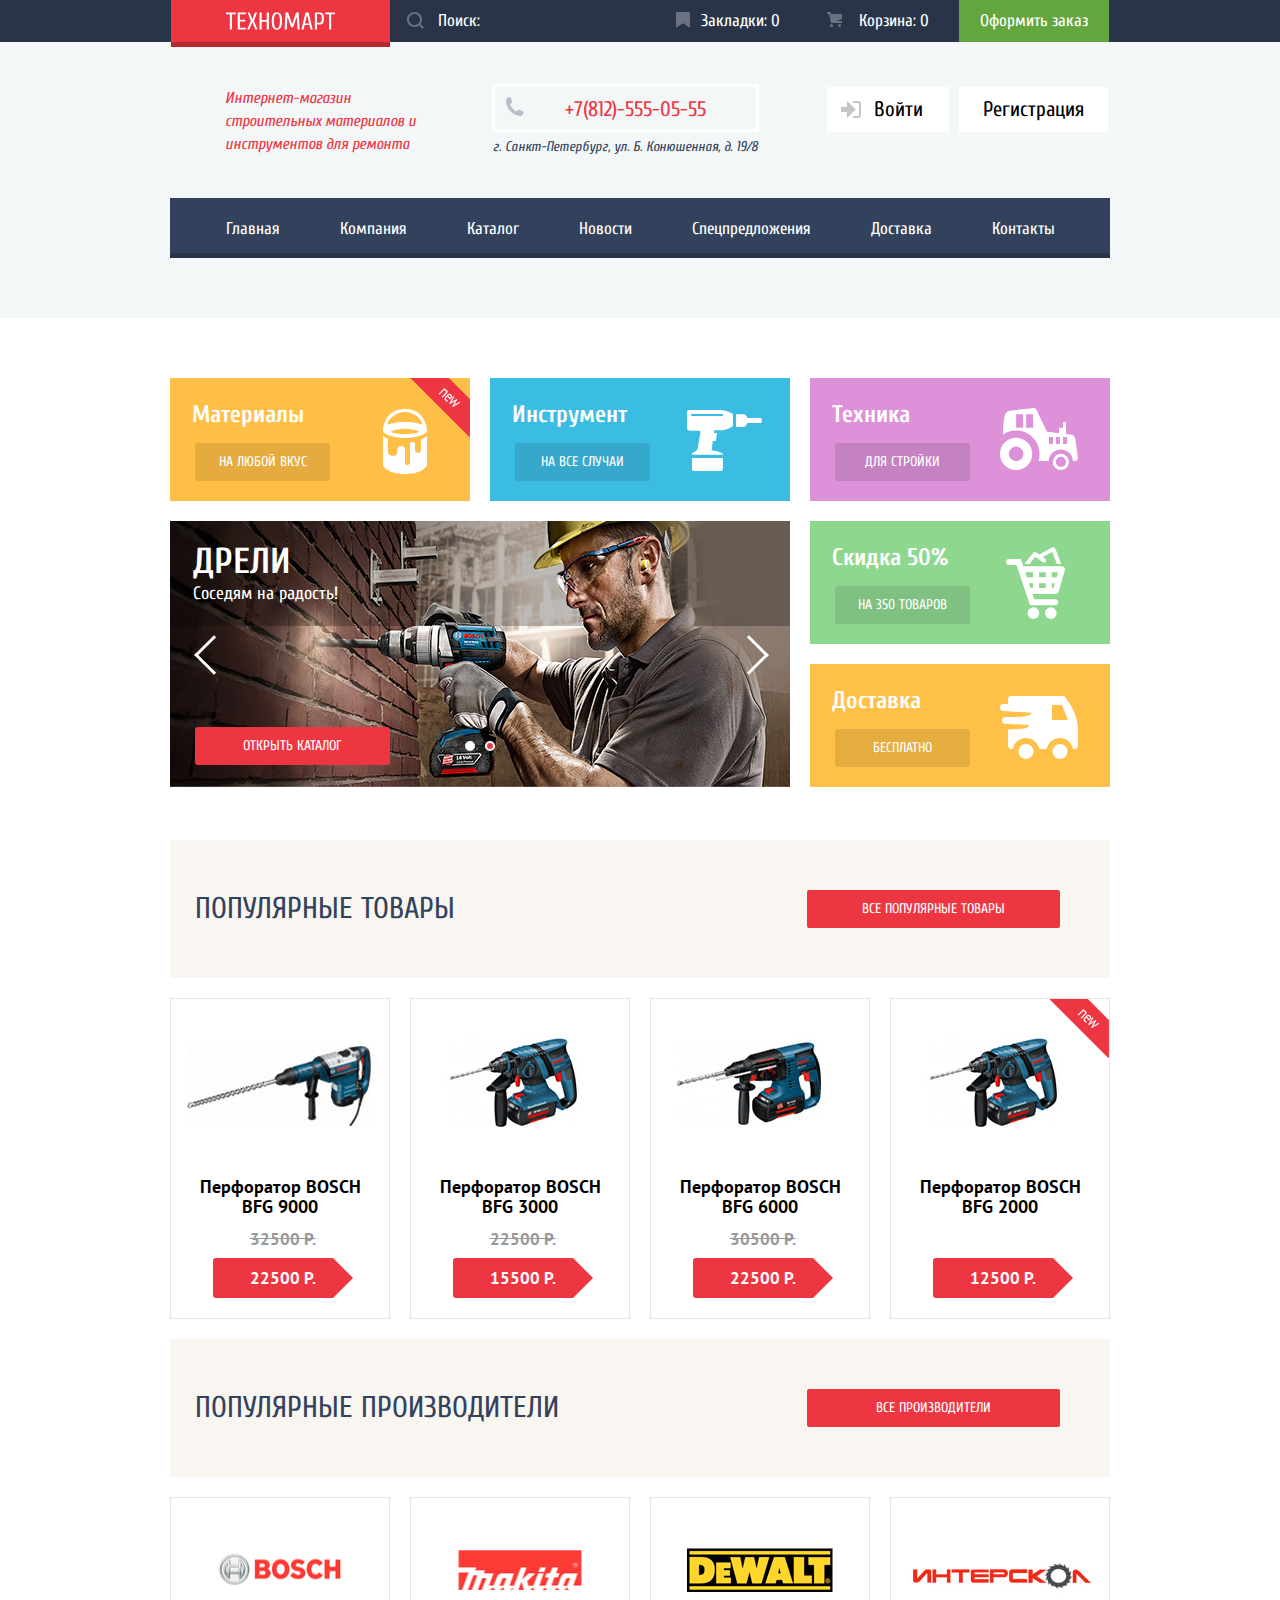
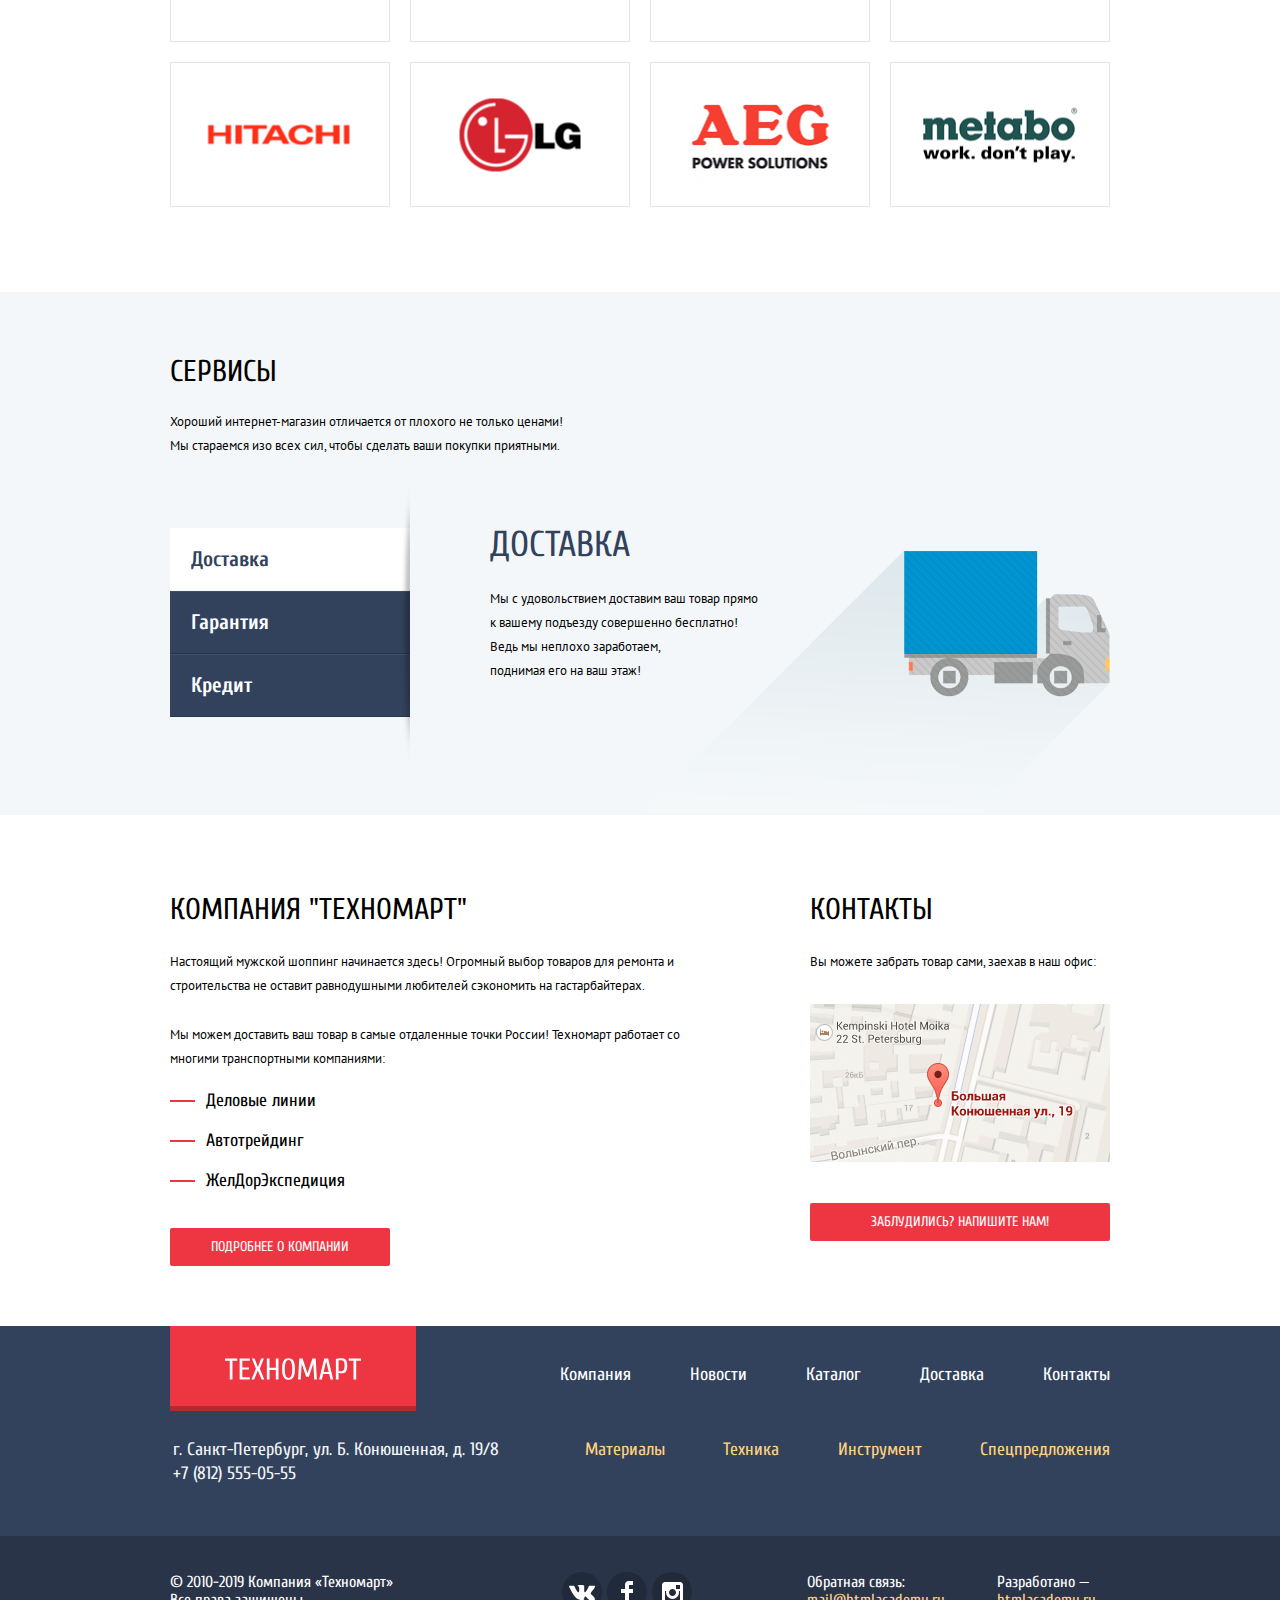
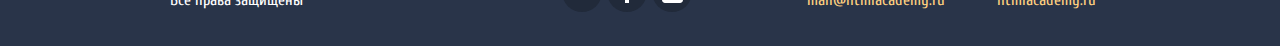
<file: index.html>
<!DOCTYPE html>
<html lang="ru">
  <head>
    <meta charset="utf-8">
    <title>HTML Academy: Техномарт</title>    
    <link href="https://fonts.googleapis.com/css?family=Cuprum:400,400i,700%7CPT+Sans:400,700&display=swap&subset=cyrillic" rel="stylesheet">
    <link href="css/normalize.css" rel="stylesheet">
    <link href="css/style.min.css" rel="stylesheet">

  </head>
  <body>
    <header class="main-header">
      <div class="header-top">
        <div class="container">
            <a class="logo-button" href="index.html" aria-label="На главную">
              <img width="109" height="18" alt="Логотип магазина «Техномарт»" src="img/svg/logo-technomart.svg">
            </a>
            <form class="toolbar-item serching-form" action="https://echo.htmlacademy.ru" method="get">
              <input type="text" class="serching-string" id="serching-string-input" name="serching-string" value="Поиск:" title="Строка поиска">
              <svg version="1.1" xmlns="http://www.w3.org/2000/svg" xmlns:xlink="http://www.w3.org/1999/xlink" x="0px" y="0px" width="17px" height="17px" viewBox="0 0 17 17" enable-background="new 0 0 17 17" xml:space="preserve" class="icon-search">
                <g>
                  <path d="M17,15.586l-3.542-3.542C14.421,10.782,15,9.21,15,7.5C15,3.358,11.643,0,7.5,0C3.358,0,0,3.358,0,7.5	C0,11.643,3.358,15,7.5,15c1.71,0,3.282-0.579,4.544-1.542L15.586,17L17,15.586z M2,7.5C2,4.467,4.467,2,7.5,2 C10.532,2,13,4.467,13,7.5c0,3.032-2.468,5.5-5.5,5.5C4.467,13,2,10.532,2,7.5z"/>
                </g>
              </svg>
              <button class="searching-button" type="submit" tabindex="-1">Поиск по сайту</button>
            </form>
            <a class="bookmarks" href="#">Закладки: 0</a>
            <a class="cart" href="#">Корзина: 0</a>
            <a class="order" href="#">Оформить заказ</a>
        </div>
      </div>
      <div class="header-bottom">
        <div class="container">
          <div class="flex-wrap">
            <h1>
              Интернет-магазин строительных материалов и инструментов для ремонта
            </h1>
            <div class="header-contacts">
              <span class="header-contacts-phone">
                <a href="tel:+78125550555" aria-label="Телефон компании «Техномарт»">+7(812)-555-05-55</a>
              </span>
              <address class="header-contacts-address">
                  г. Санкт-Петербург, ул. Б. Конюшенная, д. 19/8  
              </address>
            </div>
            <ul class="user-area-options">
              <li>
                <a href="#" class="button button-user-login">
                  <svg xmlns="http://www.w3.org/2000/svg" width="20" height="17" viewBox="0 0 20 17"><path fill="#c5c5c5" d="M14.875 8.5L6 0v6H0v5h6v6z"/><path fill="#c5c5c5" d="M16.986 15.01h-5.027V17h5.027c2.178 0 3.004-1.81 3.029-3.026V3.028C19.99 1.811 19.164 0 16.986 0h-5.027v1.99h5.027c.839 0 .992.681 1.01 1.057v10.904c-.017.376-.171 1.059-1.01 1.059z"/></svg>
                  Войти
                </a>
              </li>
              <li>
                <a href="#" class="button button-user-register">Регистрация</a>
              </li>
            </ul>
          </div>

          <nav class="main-navigation">
            <ul class="navigation-list">
              <li class="navigation-item"><a href="index.html">Главная</a></li>
              <li class="navigation-item"><a href="#">Компания</a></li>
              <li class="navigation-item"><a href="catalog.html">Каталог</a></li>
              <li class="navigation-item"><a href="#">Новости</a></li>
              <li class="navigation-item"><a href="#">Спецпредложения</a></li>
              <li class="navigation-item"><a href="#">Доставка</a></li>
              <li class="navigation-item"><a href="#">Контакты</a></li>
            </ul>
          </nav>
        </div>
      </div>
    </header>

    <main>
      <section class="promo container">
          <h2 class="visually-hidden">Предложения</h2>
          <div class="promo-top-row">
            <div class="promo-item promo-item-small promo-item-materials promo-item-new">
              <h3>Материалы</h3>
              <a class="button button-promo" href="#">На любой вкус</a>
            </div>
            <div class="promo-item promo-item-small promo-item-tools">
              <h3>Инструмент</h3>
              <a class="button button-promo" href="#">На все случаи</a>
            </div> 
            <div class="promo-item promo-item-small promo-item-tech">
              <h3>Техника</h3>
              <a class="button button-promo" href="#">Для стройки</a>
            </div>  
          </div>
          <div class="promo-bottom-row">
            <div class="promo-item promo-item-slider">
                <input class="visually-hidden-input radio-slide-one" type="radio" name="toggle-slide" id="slide-1" tabindex="0">
                <input class="visually-hidden-input radio-slide-two" type="radio" name="toggle-slide" id="slide-2" tabindex="0" checked>
                <div class="slider-controls">
                  <label class="label-slide label-slide-one" for="slide-1"></label>
                  <label class="label-slide label-slide-two" for="slide-2"></label>
                  <label class="arrow-label-slide arrow-label-left" for="slide-1"></label>
                  <label class="arrow-label-slide arrow-label-right" for="slide-2"></label>
                  <label class="visually-hidden" for="slide-1">Первый слайд</label>
                  <label class="visually-hidden" for="slide-2">Второй слайд</label>
                </div>
                <div class="slides">
                  <div class="slide-one">
                    <img src="img/slide-1.jpg" alt="Слайд 1" width="620" height="266">
                    <p>
                      <b>Перфораторы</b>
                      <span>Настоящие мужские игрушки</span>
                    </p>
                  </div>
                  <div class="slide-two">
                    <img src="img/slide-2.jpg" alt="Слайд 2" width="620" height="266">
                    <p>
                      <b>Дрели</b>
                      <span>Соседям на радость!</span>
                    </p>
                  </div>
                </div>
                <a class="button button-red slider-button" href="catalog.html">Открыть каталог</a>
              </div>  
              <div class="promo-item promo-item-small promo-item-discount">
                  <h3>Скидка 50%</h3>
                  <a class="button button-promo" href="#">На 350 товаров</a>
              </div> 
              <div class="promo-item promo-item-small promo-item-delivery">
                <h3>Доставка</h3>
                <a class="button button-promo" href="#">Бесплатно</a>
              </div>     
          </div>
      </section>

      <section class="popular-goods container">
        <div class="header-flex-wrap">
          <div class="popular-goods-header">
            <h2>Популярные товары</h2>
            <a class="button button-red" href="catalog.html">Все популярные товары</a>
          </div>
        </div>
        <div class="popular-goods-body">
          <h3 class="visually-hidden">Список популярных товаров</h3>
          <ul class="popular-goods-list">
            <li class="catalog-item catalog-item-index">
              <ul class="catalog-item-options">
                <li><a class="button button-purchase-item call-item-added" href="purchase.html">Купить</a></li>
                <li><a class="button button-bookmark-item" href="#">В закладки</a></li>
              </ul>
              <a href="#">
                <img class="item-preview" src="img/goods/bosh-bfg-9000.jpg" width="218" height="170" alt="Перфоратор BOSCH BFG 9000">
              </a>
              <h4>Перфоратор BOSCH BFG 9000</h4>
              <p class="item-price">
                <span class="old-price">32500 Р.</span>
                <span class="price">22500 Р.</span>
              </p>
            </li>
            <li class="catalog-item catalog-item-index">
              <ul class="catalog-item-options">
                <li><a class="button button-purchase-item call-item-added" href="purchase.html">Купить</a></li>
                <li><a class="button button-bookmark-item" href="#">В закладки</a></li>
              </ul>
              <a href="#">
                <img class="item-preview" src="img/goods/bosh-bfg-3000.jpg" width="218" height="170" alt="Перфоратор BOSCH BFG 3000">
              </a>
              <h4>Перфоратор BOSCH BFG 3000</h4>
              <p class="item-price">
                <span class="old-price">22500 Р.</span>
                <span class="price">15500 Р.</span>
              </p>
            </li>
            <li class="catalog-item catalog-item-index">
              <ul class="catalog-item-options">
                <li><a class="button button-purchase-item call-item-added" href="purchase.html">Купить</a></li>
                <li><a class="button button-bookmark-item" href="#">В закладки</a></li>
              </ul>
              <a href="#">
                <img class="item-preview" src="img/goods/bosh-bfg-6000.jpg" width="218" height="170" alt="Перфоратор BOSCH BFG 6000">
              </a>
              <h4>Перфоратор BOSCH BFG 6000</h4>
              <p class="item-price">
                <span class="old-price">30500 Р.</span>
                <span class="price">22500 Р.</span>
              </p>
            </li>
            <li class="catalog-item catalog-item-index catalog-item-new">
              <ul class="catalog-item-options">
                <li><a class="button button-purchase-item call-item-added" href="purchase.html">Купить</a></li>
                <li><a class="button button-bookmark-item" href="#">В закладки</a></li>
              </ul>
              <a href="#">
                <img class="item-preview" src="img/goods/bosh-bfg-2000.jpg" width="218" height="170" alt="Перфоратор BOSCH BFG 2000">
              </a>
              <h4>Перфоратор BOSCH BFG 2000</h4>
              <p class="item-price">
                <span class="price-before-placeholder"></span>
                <span class="price">12500 Р.</span>
              </p>
            </li>
          </ul>
        </div>
      </section>

      <section class="popular-brands container">
        <div class="header-flex-wrap">
          <div class="popular-brands-header">
            <h2>Популярные производители</h2>
            <a class="button button-red" href="#">Все производители</a>
          </div>
        </div>
        <div class="popular-brands-block">
          <h3 class="visually-hidden">Популярные производители</h3>
          <div class="popular-brands-list">
            <a class="popular-brands-item" href="#"><img class="brand-logo" width="126" height="37" src="img/brands/bosch.png" alt="Bosch"></a>
            <a class="popular-brands-item" href="#"><img class="brand-logo" width="123" height="40" src="img/brands/makita.png" alt="Makita"></a>
            <a class="popular-brands-item" href="#"><img class="brand-logo" width="146" height="44" src="img/brands/dewalt.png" alt="DeWalt"></a>
            <a class="popular-brands-item" href="#"><img class="brand-logo" width="200" height="88" src="img/brands/interskol.png" alt="Интерскол"></a>
            <a class="popular-brands-item" href="#"><img class="brand-logo" width="169" height="31" src="img/brands/hitachi.png" alt="Hitachi"></a>
            <a class="popular-brands-item" href="#"><img class="brand-logo" width="121" height="73" src="img/brands/lg.png" alt="LG"></a>
            <a class="popular-brands-item" href="#"><img class="brand-logo" width="151" height="96" src="img/brands/aeg.png" alt="AEG"></a>
            <a class="popular-brands-item" href="#"><img class="brand-logo" width="204" height="69" src="img/brands/metabo.png" alt="Metabo"></a>
          </div>
        </div>
      </section>

      <section class="services">
          <div class="container">
            <div class="services-header">
              <h2>Сервисы</h2>
              <p>
                Хороший интернет-магазин отличается от плохого не только ценами!<br>
                Мы стараемся изо всех сил, чтобы сделать ваши покупки приятными.
              </p>
            </div>
            <div class="service-details">
              <input type="radio" id="service-delivery" class="visually-hidden-input service-input service-delivery" name="service-toggle" checked>
              <input type="radio" id="service-warranty" class="visually-hidden-input service-input service-warranty" name="service-toggle">
              <input type="radio" id="service-credit" class="visually-hidden-input service-input service-credit" name="service-toggle">
              <ul class="services-list">
                <li class="services-list-item"><label class="button service-delivery-label" for="service-delivery">Доставка</label></li>
                <li class="services-list-item"><label class="button service-warranty-label" for="service-warranty">Гарантия</label></li>
                <li class="services-list-item"><label class="button service-credit-label" for="service-credit">Кредит</label></li>
              </ul>
              <div class="service-description">
                <div class="service-description-block service-description-delivery">
                  <h3>Доставка</h3>
                  <p>
                    Мы с удовольствием доставим ваш товар прямо<br>
                    к вашему подъезду совершенно бесплатно!<br>
                    Ведь мы неплохо заработаем,<br>
                    поднимая его на ваш этаж!
                  </p>
                </div>
  
                <div class="service-description-block service-description-warranty">
                  <h3>Гарантия</h3>
                  <p>
                    Если купленный у нас товар поломается или заискрит,<br>
                    а также в случае пожара, спровоцированного его возгаранием,<br>
                    вы всегда можете быть уверены в нашей гарантии. Мы обменяем<br> 
                    сгоревший товар на новый.<br>
                    Дом уж восстановите как нибудь сами.
                  </p>
                </div>
  
                <div class="service-description-block service-description-credit">
                  <h3>Кредит</h3>
                  <p>
                    Залезть в долговую яму стало проще!<br>
                    Кредитные консультанты придут вам на помощь.
                  </p>
                  <a class="button button-red" href="#">Отправить заявку</a>
                </div>
  
              </div>
            </div>
          </div>
        </section>

      <div class="index-columns container">
        <section class="about">
            <h2 class="about-title">Компания "Техномарт"</h2>
            <p>
              Настоящий мужской шоппинг начинается здесь! 
              Огромный выбор товаров для ремонта и строительства не оставит равнодушными любителей сэкономить на гастарбайтерах.
            </p>
            <p>
              Мы можем доставить ваш товар в самые отдаленные точки России!
              Техномарт работает со многими транспортными компаниями:
            </p>
            <ul class="delivery-company-list">
              <li class="delivery-company-item">Деловые линии</li>
              <li class="delivery-company-item">Автотрейдинг</li>
              <li class="delivery-company-item">ЖелДорЭкспедиция</li>
            </ul>
            <a href="#" class="button button-red">Подробнее о компании</a>
          </section>
          <section class="contacts">
            <h2 class="contacts-title">Контакты</h2>
            <p class="contacts-info">
              Вы можете забрать товар сами, заехав в наш офис:
            </p>
            <a class="map call-map" href="https://yandex.ru/maps/" aria-label="Открыть карту">
                <img width="300" height="158" src="img/map-small.png" class="contact-image" alt="г. Санкт-Петербург, ул. Б. Конюшенная, д. 19/8">
            </a>
            <a class="button button-red call-write-us" href="write.html">Заблудились? Напишите нам!</a>
          </section>
      </div>

    </main>
    <footer class="main-footer">
        <section class="footer-top">
          <div class="container">
            <h2 class="visually-hidden">Навигация футера</h2>
            <div class="flex-wrap">
              <a class="logo-footer" aria-label="Логотип магазина «Техномарт» в футере сайта">
                <img width="136" height="22" alt="Логотип магазина «Техномарт»" src="img/svg/logo-technomart.svg">
              </a>
              <ul class="footer-menu">
                <li><a href="#">Компания</a></li>
                <li><a href="#">Новости</a></li>
                <li><a href="catalog.html">Каталог</a></li>
                <li><a href="#">Доставка</a></li>
                <li><a href="#">Контакты</a></li>
              </ul>
            </div>
            <div class="flex-wrap">
              <p>
                г. Санкт-Петербург, ул. Б. Конюшенная, д. 19/8<br>
                <a class="footer-navigation-phone" href="tel:+78125550555">+7 (812) 555-05-55</a>
              </p>
              <ul class="footer-featured-menu">
                <li><a href="#">Материалы</a></li>
                <li><a href="#">Техника</a></li>
                <li><a href="#">Инструмент</a></li>
                <li><a href="#">Спецпредложения</a></li>
              </ul>
            </div>
          </div>
        </section>
  
        <section class="footer-bottom">
          <div class="container">
            <h2 class="visually-hidden">Копирайт</h2>
            <p class="shop-copyrights">
              &copy; 2010-2019 Компания «Техномарт»<br>
              Все права защищены
            </p>
            <div class="footer-social">
              <ul>
                <li><a class="social-button" href="#" aria-label="Техномарт Вконтакте"><span class="visually-hidden">VK</span><img src="img/svg/icon-vk.svg" width="26" height="15" alt="Логотип «ВК»"></a></li>
                <li><a class="social-button" href="#" aria-label="Техномарт на Фейсбуке"><span class="visually-hidden">Facebook</span><img src="img/svg/icon-fb.svg" width="12" height="22" alt="Логотип «Facebook»"></a></li>
                <li><a class="social-button" href="#" aria-label="Техномарт в Инстаграме"><span class="visually-hidden">Instagram</span><img src="img/svg/icon-insta.svg" width="21" height="21" alt="Логотип «Instagram»"></a></li>
              </ul>
            </div>
            <div class="developer-copyrights-wrap">
              <p class="developer-copyrights developer-copyrights-mail">
                Обратная связь:<br>
                <a href="mailto:mail@htmlacademy.ru">mail@htmlacademy.ru</a>
              </p>
              <p class="developer-copyrights developer-copyrights-link">
                Разработано —<br>
                <a href="https://htmlacademy.ru/intensive/htmlcss" target="_blank">htmlacademy.ru</a>
              </p>
            </div>
          </div>
        </section>
      </footer>

    <section class="popup popup-contact-us">
      <h2 class="visually-hidden">Форма обратной связи</h2>
      <form action="#" method="post">
        <div class="contact-us-container">
          <fieldset>
            <legend class="visually-hidden">Напишите нам</legend>
            <div class="text-field-wrap">
              <p class="flex-wrap">
                <label for="contact-us-name">Ваше имя:</label>
                <input class="popup-text-field text-field-small" type="text" id="contact-us-name" name="name" placeholder="Имя Фамилия">
              </p>
              <p class="flex-wrap">
                <label for="contact-us-email">Ваш e-mail:</label>
                <input class="popup-text-field text-field-small" type="email" id="contact-us-email" name="email" placeholder="email@example.com">
              </p>
            </div>
            <p>
              <label for="contact-us-letter">Текст письма:</label>
              <textarea id="contact-us-letter" class="popup-text-field text-field-big" name="letter" placeholder="В свободной форме"></textarea>
            </p>
          </fieldset>
        </div>
        <div class="popup-submit-background">
          <input class="button button-red" type="submit" name="submit-contact-us" value="Отправить">
        </div>
        
      </form>
      <span class="popup-cross popup-close" aria-label="Закрыть форму"></span>
    </section>

    <section class="popup popup-map">
      <h2 class="visually-hidden">г. Санкт-Петербург, ул. Б. Конюшенная, д. 19/8</h2>
      <div class="popup-map-script" id="popup-map"></div>
      <a class="map-accessible-picture" href="https://yandex.ru/maps/">
        <img width="940" height="446" src="img/map-big.png" alt="г. Санкт-Петербург, ул. Б. Конюшенная, д. 19/8">
      </a>
      <span class="popup-cross popup-close" aria-label="Закрыть карту"></span>
    </section>

    <section class="popup popup-item-added">
	    <h2>Товар добавлен в корзину!</h2>
	    <div class="popup-controls-background">
	      <div class="item-added-container">
	        <div class="item-added-controls">
	          <a class="button button-red" href="#">Оформить заказ</a>
	          <button class="button item-added-close popup-close" type="button">Продолжить покупки</button>
	        </div>
	      </div>
	    </div>
	    <span class="popup-cross popup-close" aria-label="Закрыть форму"></span>
    </section>
    
    <script src="https://api-maps.yandex.ru/2.1/?lang=ru_RU" type="text/javascript" defer></script>
    <script src="js/script.min.js" type="text/javascript" defer></script>
  </body>
</html>
</file>
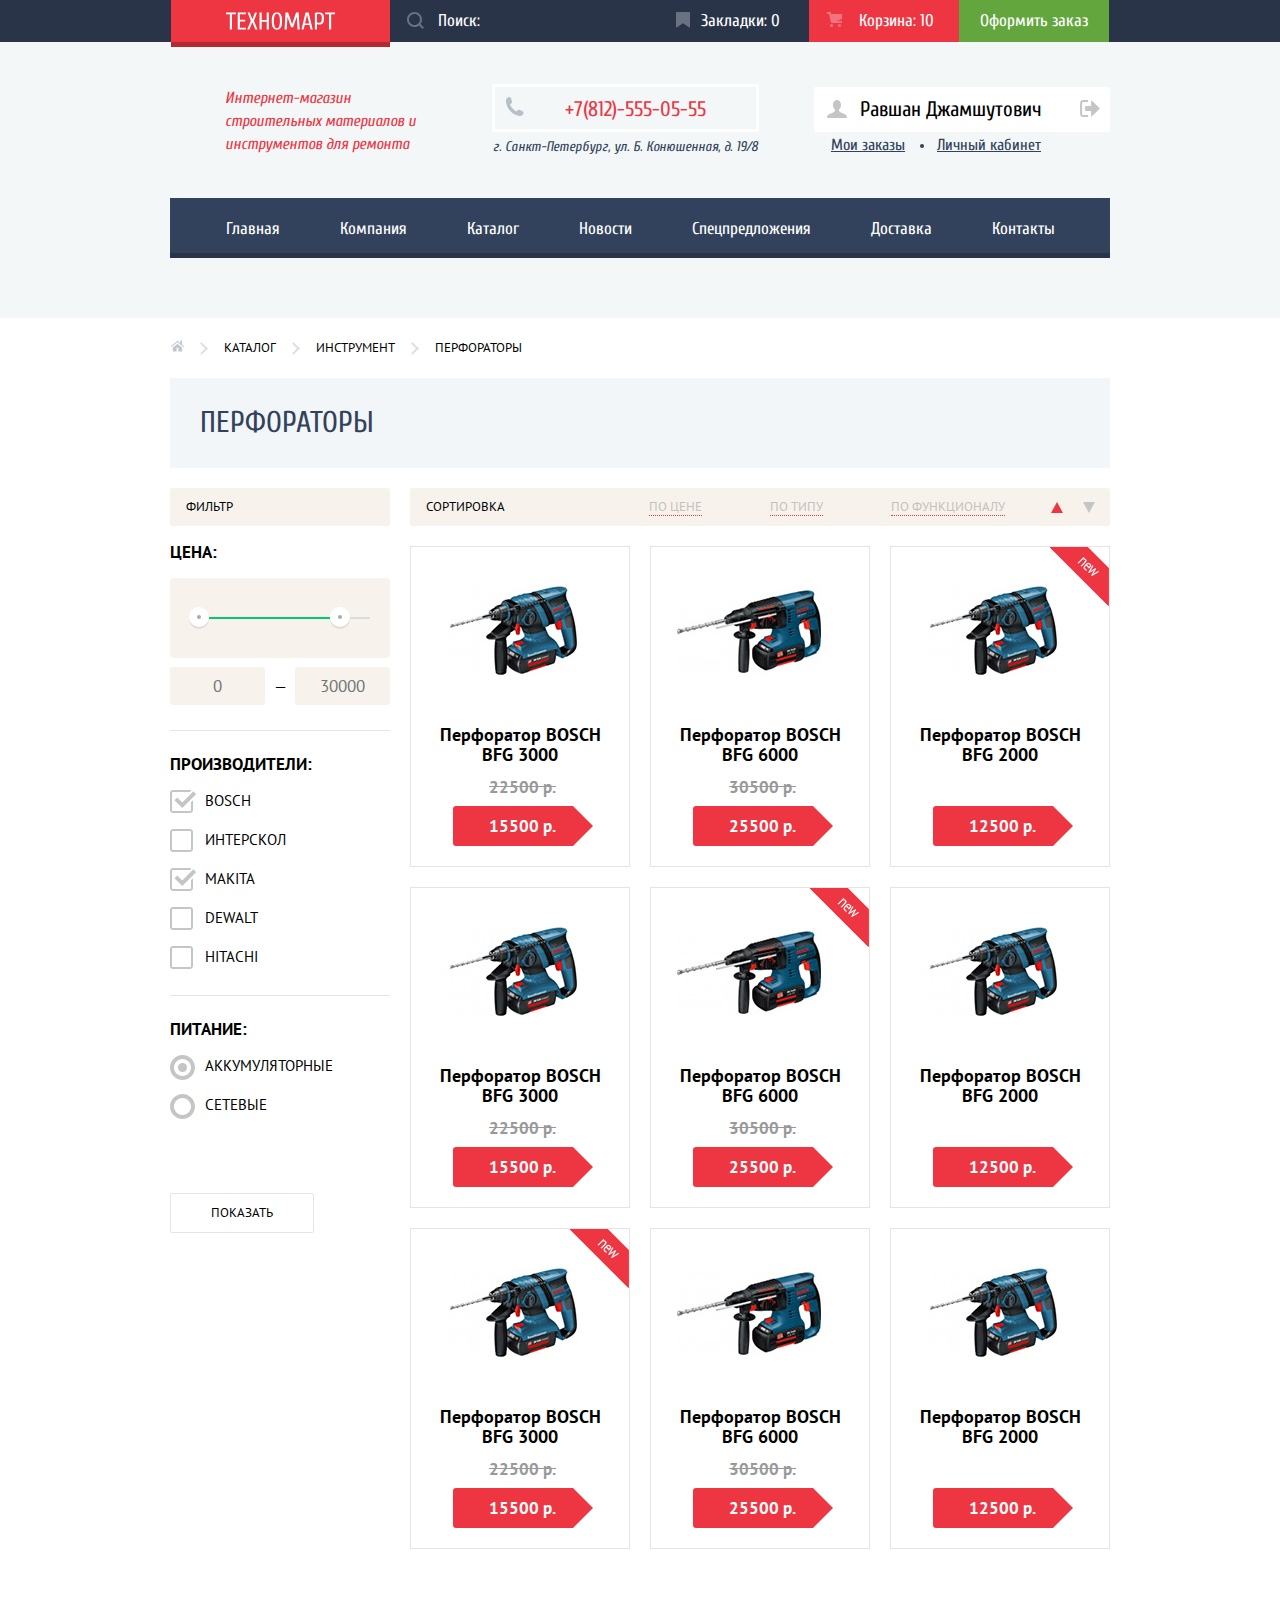
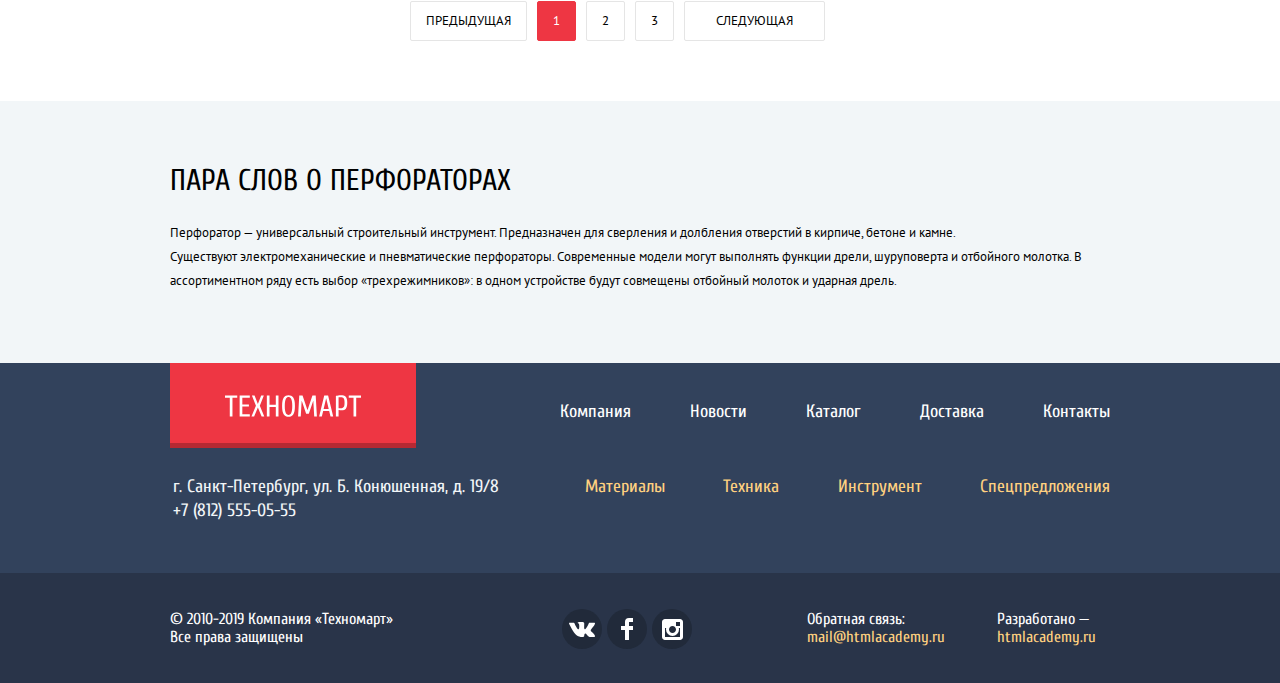
<file: catalog.html>
<!DOCTYPE html>
<html lang="ru">
  <head>
    <meta charset="utf-8">
    <title>HTML Academy: Техномарт</title>
    <link href="https://fonts.googleapis.com/css?family=Cuprum:400,400i,700%7CPT+Sans:400,700&display=swap&subset=cyrillic" rel="stylesheet">
    <link href="css/normalize.css" rel="stylesheet">
    <link href="css/style.min.css" rel="stylesheet">
  </head>
  <body>
    <header class="main-header">
        <div class="header-top">
            <div class="container">
                <a class="logo-button" href="index.html" aria-label="На главную">
                    <img width="109" height="18" alt="Логотип магазина «Техномарт»" src="img/svg/logo-technomart.svg">
                </a>
                <form class="toolbar-item serching-form" action="https://echo.htmlacademy.ru" method="get">
                    <input type="text" class="serching-string" id="serching-string-input" name="serching-string" value="Поиск:" title="Строка поиска">
                    <svg version="1.1" xmlns="http://www.w3.org/2000/svg" xmlns:xlink="http://www.w3.org/1999/xlink" x="0px" y="0px" width="17px" height="17px" viewBox="0 0 17 17" enable-background="new 0 0 17 17" xml:space="preserve" class="icon-search">
                      <g>
                        <path d="M17,15.586l-3.542-3.542C14.421,10.782,15,9.21,15,7.5C15,3.358,11.643,0,7.5,0C3.358,0,0,3.358,0,7.5	C0,11.643,3.358,15,7.5,15c1.71,0,3.282-0.579,4.544-1.542L15.586,17L17,15.586z M2,7.5C2,4.467,4.467,2,7.5,2 C10.532,2,13,4.467,13,7.5c0,3.032-2.468,5.5-5.5,5.5C4.467,13,2,10.532,2,7.5z"/>
                      </g>
                    </svg>
                    <button class="searching-button" type="submit" tabindex="-1">Поиск по сайту</button>
                  </form>
                <a class="bookmarks" href="#">Закладки: 0</a>
                <a class="cart cart-full" href="#">Корзина: 10</a>
                <a class="order" href="#">Оформить заказ</a>
            </div>
        </div>
        <div class="header-bottom">
            <div class="container">
                <div class="flex-wrap">
                    <h1>
                        Интернет-магазин строительных материалов и инструментов для ремонта
                    </h1>
                    <div class="header-contacts">
                        <span class="header-contacts-phone">
                        <a href="tel:+78125550555" aria-label="Телефон компании «Техномарт»">+7(812)-555-05-55</a>
                        </span>
                        <address class="header-contacts-address">
                            г. Санкт-Петербург, ул. Б. Конюшенная, д. 19/8  
                        </address>
                    </div>
                    <div class="user-area">
                        <div class="button user-name">
                            <a href="profile.html" class="user-name-link user-name-profile" aria-label="Войти в личный кабинет" tabindex="0"><svg class="user-icon user-icon-face" xmlns="http://www.w3.org/2000/svg" width="20" height="18" viewBox="0 0 20 18"><path fill="#c5c5c5" d="M17.881 14.166c-2.144-.735-4.256-1.666-5.207-2.39-.657-.501-.77-1.618-.517-2.415 1.118-.903 1.864-2.477 1.864-4.278C14.021 2.276 12.221 0 10 0S5.979 2.276 5.979 5.083c0 1.801.746 3.374 1.863 4.277.253.798.141 1.915-.517 2.416-.95.724-3.063 1.654-5.207 2.39S0 18 0 18h20s.025-3.099-2.119-3.834z"/></svg>
                            Равшан Джамшутович</a>
                            <a href="logout.html" class="user-name-link user-name-logout" aria-label="Выйти из аккаунта" tabindex="0"><svg class="user-icon user-icon-logout" xmlns="http://www.w3.org/2000/svg" width="21" height="17" viewBox="0 0 21 17"><g fill="#c5c5c5"><path fill="#c5c5c5" d="M21 8.5L12.125 0v6h-6v5h6v6z"/><path fill="#c5c5c5" d="M3.106 13.952V3.048c.018-.376.171-1.057 1.01-1.057h5.027V0H4.116C1.938 0 1.112 1.81 1.087 3.027v10.946C1.112 15.189 1.938 17 4.116 17h5.027v-1.99H4.116c-.839 0-.992-.683-1.01-1.058z"/></g></svg></a>
                        </div>
                        <ul class="user-links">
                            <li><a href="#" class="user-my-orders">Мои заказы</a></li>
                            <li><a href="#" class="user-my-account">Личный кабинет</a></li>
                        </ul>
                    </div>
                </div>
                <nav class="main-navigation">
                    <ul class="navigation-list">
                    <li class="navigation-item"><a href="index.html">Главная</a></li>
                    <li class="navigation-item"><a href="#">Компания</a></li>
                    <li class="navigation-item"><a href="catalog.html">Каталог</a></li>
                    <li class="navigation-item"><a href="#">Новости</a></li>
                    <li class="navigation-item"><a href="#">Спецпредложения</a></li>
                    <li class="navigation-item"><a href="#">Доставка</a></li>
                    <li class="navigation-item"><a href="#">Контакты</a></li>
                    </ul>
                </nav>
            </div>
        </div>
    </header>
    <main>
        <div class="container">
            <ul class="breadcrumbs">
                <li class="breadcrumbs-item"><a href="index.html" aria-label="На главную"><img class="icon breadcrumbs-icon" src="img/svg/icon-home.svg" width="14" height="12" alt="Ссылка на главную"></a></li>
                <li class="breadcrumbs-item"><a href="catalog.html">Каталог</a></li>
                <li class="breadcrumbs-item"><a href="#">Инструмент</a></li>
                <li class="breadcrumbs-item breadcrumbs-current"><a>Перфораторы</a></li>
            </ul>
            <div class="catalog-header-wrap">
                <div class="catalog-header">
                    <h2>Перфораторы</h2>
                </div>
            </div>
            <div class="catalog-columns">
                <div class="filters-column">
                    <form class="filters" action="#" method="get">
                        <h3>Фильтр</h3>
                        <fieldset class="filter-price">
                            <legend>Цена:</legend>
                            <div class="price-range-background">
                                <h4 class="visually-hidden">Диапазон цен</h4>
                                <div class="price-range-stripe">
                                    <div class="price-range-filler"></div>
                                </div>
                            </div>
                            <div class="price-fields-wrap">
                                <input type="text" name="min-price" id="min-price" placeholder="0">
                                <span>—</span>
                                <input type="text" name="max-price" id="max-price" placeholder="30000">
                            </div>
                        </fieldset>
        
                        <fieldset class="filter-brand">
                            <legend>Производители:</legend>
                            <ul class="filter-brand-list">
                                <li>
                                    <label class="catalog-label-checkbox">
                                        <input class="catalog-checkbox visually-hidden-input" type="checkbox" name="brand-bosch" tabindex="0" checked>
                                        <span class="checkbox-span checkbox-span-unchecked"><svg xmlns="http://www.w3.org/2000/svg" width="23" height="24" viewBox="0 0 23 24"><path fill="#c5c5c5" d="M20 2c.542 0 1 .458 1 1v17c0 .542-.458 1-1 1H3c-.542 0-1-.458-1-1V3c0-.542.458-1 1-1h17m0-2H3C1.35 0 0 1.35 0 3v17c0 1.65 1.35 3 3 3h17c1.65 0 3-1.35 3-3V3c0-1.65-1.35-3-3-3z"/></svg></span>
                                        <span class="checkbox-span checkbox-span-checked"><svg xmlns="http://www.w3.org/2000/svg" width="27" height="24" viewBox="0 0 27 24"><path fill="#c5c5c5" d="M7.285 7.486l-2.829 2.829 7.783 7.783L26.171 4.166l-2.828-2.829-11.104 11.102z"/><path fill="#c5c5c5" d="M21 20c0 .542-.458 1-1 1H3c-.542 0-1-.458-1-1V3c0-.542.458-1 1-1h16.908L21.493.415A2.96 2.96 0 0 0 20 0H3C1.35 0 0 1.35 0 3v17c0 1.65 1.35 3 3 3h17c1.65 0 3-1.35 3-3v-9.829l-2 2V20z"/></svg></span>
                                        <span class="checkbox-name-span">Bosch</span>
                                    </label>
                                </li>
                                <li>
                                    <label class="catalog-label-checkbox">
                                        <input class="catalog-checkbox visually-hidden-input" type="checkbox" name="brand-interskol" tabindex="0">
                                        <span class="checkbox-span checkbox-span-unchecked"><svg xmlns="http://www.w3.org/2000/svg" width="23" height="24" viewBox="0 0 23 24"><path fill="#c5c5c5" d="M20 2c.542 0 1 .458 1 1v17c0 .542-.458 1-1 1H3c-.542 0-1-.458-1-1V3c0-.542.458-1 1-1h17m0-2H3C1.35 0 0 1.35 0 3v17c0 1.65 1.35 3 3 3h17c1.65 0 3-1.35 3-3V3c0-1.65-1.35-3-3-3z"/></svg></span>
                                        <span class="checkbox-span checkbox-span-checked"><svg xmlns="http://www.w3.org/2000/svg" width="27" height="24" viewBox="0 0 27 24"><path fill="#c5c5c5" d="M7.285 7.486l-2.829 2.829 7.783 7.783L26.171 4.166l-2.828-2.829-11.104 11.102z"/><path fill="#c5c5c5" d="M21 20c0 .542-.458 1-1 1H3c-.542 0-1-.458-1-1V3c0-.542.458-1 1-1h16.908L21.493.415A2.96 2.96 0 0 0 20 0H3C1.35 0 0 1.35 0 3v17c0 1.65 1.35 3 3 3h17c1.65 0 3-1.35 3-3v-9.829l-2 2V20z"/></svg></span>
                                        <span class="checkbox-name-span">Интерскол</span>
                                    </label>
                                </li>
                                <li>
                                    <label class="catalog-label-checkbox">
                                        <input class="catalog-checkbox visually-hidden-input" type="checkbox" name="brand-makita" tabindex="0" checked>
                                        <span class="checkbox-span checkbox-span-unchecked"><svg xmlns="http://www.w3.org/2000/svg" width="23" height="24" viewBox="0 0 23 24"><path fill="#c5c5c5" d="M20 2c.542 0 1 .458 1 1v17c0 .542-.458 1-1 1H3c-.542 0-1-.458-1-1V3c0-.542.458-1 1-1h17m0-2H3C1.35 0 0 1.35 0 3v17c0 1.65 1.35 3 3 3h17c1.65 0 3-1.35 3-3V3c0-1.65-1.35-3-3-3z"/></svg></span>
                                        <span class="checkbox-span checkbox-span-checked"><svg xmlns="http://www.w3.org/2000/svg" width="27" height="24" viewBox="0 0 27 24"><path fill="#c5c5c5" d="M7.285 7.486l-2.829 2.829 7.783 7.783L26.171 4.166l-2.828-2.829-11.104 11.102z"/><path fill="#c5c5c5" d="M21 20c0 .542-.458 1-1 1H3c-.542 0-1-.458-1-1V3c0-.542.458-1 1-1h16.908L21.493.415A2.96 2.96 0 0 0 20 0H3C1.35 0 0 1.35 0 3v17c0 1.65 1.35 3 3 3h17c1.65 0 3-1.35 3-3v-9.829l-2 2V20z"/></svg></span>
                                        <span class="checkbox-name-span">Makita</span>
                                    </label>
                                </li>
                                <li>
                                    <label class="catalog-label-checkbox">
                                        <input class="catalog-checkbox visually-hidden-input" type="checkbox" name="brand-dewalt" tabindex="0">
                                        <span class="checkbox-span checkbox-span-unchecked"><svg xmlns="http://www.w3.org/2000/svg" width="23" height="24" viewBox="0 0 23 24"><path fill="#c5c5c5" d="M20 2c.542 0 1 .458 1 1v17c0 .542-.458 1-1 1H3c-.542 0-1-.458-1-1V3c0-.542.458-1 1-1h17m0-2H3C1.35 0 0 1.35 0 3v17c0 1.65 1.35 3 3 3h17c1.65 0 3-1.35 3-3V3c0-1.65-1.35-3-3-3z"/></svg></span>
                                        <span class="checkbox-span checkbox-span-checked"><svg xmlns="http://www.w3.org/2000/svg" width="27" height="24" viewBox="0 0 27 24"><path fill="#c5c5c5" d="M7.285 7.486l-2.829 2.829 7.783 7.783L26.171 4.166l-2.828-2.829-11.104 11.102z"/><path fill="#c5c5c5" d="M21 20c0 .542-.458 1-1 1H3c-.542 0-1-.458-1-1V3c0-.542.458-1 1-1h16.908L21.493.415A2.96 2.96 0 0 0 20 0H3C1.35 0 0 1.35 0 3v17c0 1.65 1.35 3 3 3h17c1.65 0 3-1.35 3-3v-9.829l-2 2V20z"/></svg></span>
                                        <span class="checkbox-name-span">DeWalt</span>
                                    </label>
                                </li>
                                <li>
                                    <label class="catalog-label-checkbox">
                                        <input class="catalog-checkbox visually-hidden-input" type="checkbox" name="brand-hitachi" tabindex="0">
                                        <span class="checkbox-span checkbox-span-unchecked"><svg xmlns="http://www.w3.org/2000/svg" width="23" height="24" viewBox="0 0 23 24"><path fill="#c5c5c5" d="M20 2c.542 0 1 .458 1 1v17c0 .542-.458 1-1 1H3c-.542 0-1-.458-1-1V3c0-.542.458-1 1-1h17m0-2H3C1.35 0 0 1.35 0 3v17c0 1.65 1.35 3 3 3h17c1.65 0 3-1.35 3-3V3c0-1.65-1.35-3-3-3z"/></svg></span>
                                        <span class="checkbox-span checkbox-span-checked"><svg xmlns="http://www.w3.org/2000/svg" width="27" height="24" viewBox="0 0 27 24"><path fill="#c5c5c5" d="M7.285 7.486l-2.829 2.829 7.783 7.783L26.171 4.166l-2.828-2.829-11.104 11.102z"/><path fill="#c5c5c5" d="M21 20c0 .542-.458 1-1 1H3c-.542 0-1-.458-1-1V3c0-.542.458-1 1-1h16.908L21.493.415A2.96 2.96 0 0 0 20 0H3C1.35 0 0 1.35 0 3v17c0 1.65 1.35 3 3 3h17c1.65 0 3-1.35 3-3v-9.829l-2 2V20z"/></svg></span>
                                        <span class="checkbox-name-span">Hitachi</span>
                                    </label>
                                </li>
                            </ul>
                        </fieldset>
        
                        <fieldset class="filter-power">
                            <legend>Питание:</legend>
                            <ul class="filter-power-list">
                                <li>
                                    <label class="catalog-label-radio">
                                        <input class="catalog-radio visually-hidden-input" type="radio" name="power-supply" tabindex="0" checked>
                                        <span class="radio-span radio-span-unchecked"><svg xmlns="http://www.w3.org/2000/svg" width="25" height="26" viewBox="0 0 25 26"><path fill="#c5c5c5" d="M12.5 4c4.687 0 8.5 3.813 8.5 8.5 0 4.687-3.813 8.5-8.5 8.5C7.813 21 4 17.187 4 12.5 4 7.813 7.813 4 12.5 4m0-4C5.597 0 0 5.597 0 12.5S5.597 25 12.5 25 25 19.403 25 12.5 19.403 0 12.5 0z"/></svg></span>
                                        <span class="radio-span radio-span-checked"><svg xmlns="http://www.w3.org/2000/svg" width="25" height="26" viewBox="0 0 25 26"><path fill="#c5c5c5" d="M12.5 4c4.687 0 8.5 3.813 8.5 8.5 0 4.687-3.813 8.5-8.5 8.5C7.813 21 4 17.187 4 12.5 4 7.813 7.813 4 12.5 4m0-4C5.597 0 0 5.597 0 12.5S5.597 25 12.5 25 25 19.403 25 12.5 19.403 0 12.5 0z"/><circle fill="#c5c5c5" cx="12.5" cy="12.5" r="4.5"/></svg></span>
                                        <span class="radio-name-span">Аккумуляторные</span>
                                    </label>
                                </li>
                                <li>
                                    <label class="catalog-label-radio">
                                        <input class="catalog-radio visually-hidden-input" type="radio" name="power-supply" tabindex="0">
                                        <span class="radio-span radio-span-unchecked"><svg xmlns="http://www.w3.org/2000/svg" width="25" height="26" viewBox="0 0 25 26"><path fill="#c5c5c5" d="M12.5 4c4.687 0 8.5 3.813 8.5 8.5 0 4.687-3.813 8.5-8.5 8.5C7.813 21 4 17.187 4 12.5 4 7.813 7.813 4 12.5 4m0-4C5.597 0 0 5.597 0 12.5S5.597 25 12.5 25 25 19.403 25 12.5 19.403 0 12.5 0z"/></svg></span>
                                        <span class="radio-span radio-span-checked"><svg xmlns="http://www.w3.org/2000/svg" width="25" height="26" viewBox="0 0 25 26"><path fill="#c5c5c5" d="M12.5 4c4.687 0 8.5 3.813 8.5 8.5 0 4.687-3.813 8.5-8.5 8.5C7.813 21 4 17.187 4 12.5 4 7.813 7.813 4 12.5 4m0-4C5.597 0 0 5.597 0 12.5S5.597 25 12.5 25 25 19.403 25 12.5 19.403 0 12.5 0z"/><circle fill="#c5c5c5" cx="12.5" cy="12.5" r="4.5"/></svg></span>
                                        <span class="radio-name-span">Сетевые</span>
                                    </label>
                                </li>
                            </ul>
                        </fieldset>
                        <button type="submit" class="filters-apply">Показать</button>
                    </form>  
                </div>
                <div class="catalog-column">
                    <section class="catalog"> 
                        <h2 class="visually-hidden">Товары</h2>
        
                        <section class="catalog-sorting">
                            <div class="sort-by-wrap">
                                <h3>Сортировка</h3>
                                <ul class="sort-by">
                                    <li><a class="sorting-link" href="#">По цене</a></li>
                                    <li><a class="sorting-link" href="#">По типу</a></li>
                                    <li><a class="sorting-link" href="#">По функционалу</a></li>
                                    <li><a class="sort-button sort-button-asc sort-button-active" aria-label="Сортировка по увеличению цены">Сортировка по увеличению цены</a></li>
                                    <li><a class="sort-button sort-button-desc" aria-label="Сортировка по уменьшению цены">Сортировка по уменьшению цены</a></li>
                                </ul>
                            </div>
                        </section>
                    
                        <ul class="catalog-list">
                            <li class="catalog-item">
                                <ul class="catalog-item-options">
                                    <li><a class="button button-purchase-item call-item-added" href="purchase.html">Купить</a></li>
                                    <li><a class="button button-bookmark-item" href="#">В закладки</a></li>
                                </ul>
                                <img class="item-preview" src="img/goods/bosh-bfg-3000.jpg" width="218" height="170" alt="Перфоратор BOSCH BFG 3000">
                                <h4>Перфоратор BOSCH BFG 3000</h4>
                                <p class="catalog-item-price">
                                    <span class="old-price">22500 р.</span>
                                    <span class="price">15500 р.</span>
                                </p>
                            </li>
                            <li class="catalog-item">
                                <ul class="catalog-item-options">
                                    <li><a class="button button-purchase-item call-item-added" href="purchase.html">Купить</a></li>
                                    <li><a class="button button-bookmark-item" href="#">В закладки</a></li>
                                </ul>
                                <img class="item-preview" src="img/goods/bosh-bfg-6000.jpg" width="218" height="170" alt="Перфоратор BOSCH BFG 6000">
                                <h4>Перфоратор BOSCH BFG 6000</h4>
                                <p class="catalog-item-price">
                                    <span class="old-price">30500 р.</span>
                                    <span class="price">25500 р.</span>
                                </p>
                            </li>
                            <li class="catalog-item catalog-item-new">
                                <ul class="catalog-item-options">
                                    <li><a class="button button-purchase-item call-item-added" href="purchase.html">Купить</a></li>
                                    <li><a class="button button-bookmark-item" href="#">В закладки</a></li>
                                </ul>
                                <img class="item-preview" src="img/goods/bosh-bfg-2000.jpg" width="218" height="170" alt="Перфоратор BOSCH BFG 2000">
                                <h4>Перфоратор BOSCH BFG 2000</h4>
                                <p class="catalog-item-price">
                                    <span class="price-before-placeholder"></span>
                                    <span class="price">12500 р.</span>
                                </p>
                            </li>
                            <li class="catalog-item">
                                <ul class="catalog-item-options">
                                    <li><a class="button button-purchase-item call-item-added" href="purchase.html">Купить</a></li>
                                    <li><a class="button button-bookmark-item" href="#">В закладки</a></li>
                                </ul>
                                <img class="item-preview" src="img/goods/bosh-bfg-3000.jpg" width="218" height="170" alt="Перфоратор BOSCH BFG 3000">
                                <h4>Перфоратор BOSCH BFG 3000</h4>
                                <p class="catalog-item-price">
                                    <span class="old-price"><del>22500 р.</del></span> <!--del заменить на стиль-->
                                    <span class="price">15500 р.</span>
                                </p>
                            </li>
                            <li class="catalog-item catalog-item-new">
                                <ul class="catalog-item-options">
                                    <li><a class="button button-purchase-item call-item-added" href="purchase.html">Купить</a></li>
                                    <li><a class="button button-bookmark-item" href="#">В закладки</a></li>
                                </ul>
                                <img class="item-preview" src="img/goods/bosh-bfg-6000.jpg" width="218" height="170" alt="Перфоратор BOSCH BFG 6000">
                                <h4>Перфоратор BOSCH BFG 6000</h4>
                                <p class="catalog-item-price">
                                    <span class="old-price"><del>30500 р.</del></span> <!--заменить на стиль-->
                                    <span class="price">25500 р.</span>
                                </p>
                            </li>
                            <li class="catalog-item">
                                <ul class="catalog-item-options">
                                    <li><a class="button button-purchase-item call-item-added" href="purchase.html">Купить</a></li>
                                    <li><a class="button button-bookmark-item" href="#">В закладки</a></li>
                                </ul>
                                <img class="item-preview" src="img/goods/bosh-bfg-2000.jpg" width="218" height="170" alt="Перфоратор BOSCH BFG 2000">
                                <h4>Перфоратор BOSCH BFG 2000</h4>
                                <p class="catalog-item-price">
                                    <span class="price-before-placeholder"></span>
                                    <span class="price">12500 р.</span>
                                </p>
                            </li>
                            <li class="catalog-item catalog-item-new">
                                <ul class="catalog-item-options">
                                    <li><a class="button button-purchase-item call-item-added" href="purchase.html">Купить</a></li>
                                    <li><a class="button button-bookmark-item" href="#">В закладки</a></li>
                                </ul>
                                <img class="item-preview" src="img/goods/bosh-bfg-3000.jpg" width="218" height="170" alt="Перфоратор BOSCH BFG 3000">
                                <h4>Перфоратор BOSCH BFG 3000</h4>
                                <p class="catalog-item-price">
                                    <span class="old-price">22500 р.</span>
                                    <span class="price">15500 р.</span>
                                </p>
                            </li>
                            <li class="catalog-item">
                                <ul class="catalog-item-options">
                                    <li><a class="button button-purchase-item call-item-added" href="purchase.html">Купить</a></li>
                                    <li><a class="button button-bookmark-item" href="#">В закладки</a></li>
                                </ul>
                                <img class="item-preview" src="img/goods/bosh-bfg-6000.jpg" width="218" height="170" alt="Перфоратор BOSCH BFG 6000">
                                <h4>Перфоратор BOSCH BFG 6000</h4>
                                <p class="catalog-item-price">
                                    <span class="old-price">30500 р.</span>
                                    <span class="price">25500 р.</span>
                                </p>
                            </li>
                            <li class="catalog-item">
                                <ul class="catalog-item-options">
                                    <li><a class="button button-purchase-item call-item-added" href="purchase.html">Купить</a></li>
                                    <li><a class="button button-bookmark-item" href="#">В закладки</a></li>
                                </ul>
                                <img class="item-preview" src="img/goods/bosh-bfg-2000.jpg" width="218" height="170" alt="Перфоратор BOSCH BFG 2000">
                                <h4>Перфоратор BOSCH BFG 2000</h4>
                                <p class="catalog-item-price">
                                    <span class="price-before-placeholder"></span>
                                    <span class="price">12500 р.</span>
                                </p>
                            </li>
                        </ul>
                        <ul class="pagination-list">
                            <li class="pagination-item pagination-item-previous"><a href="#">Предыдущая</a></li>
                            <li class="pagination-item pagination-item-current"><a>1</a></li>
                            <li class="pagination-item"><a href="#">2</a></li>
                            <li class="pagination-item"><a href="#">3</a></li>
                            <li class="pagination-item pagination-item-next"><a href="#">Следующая</a></li>
                        </ul>
                    </section>  
                </div>
            </div>  
        </div> 
        <section class="category-description">
            <div class="container">
                <h2>Пара слов о перфораторах</h2>
                <p>
                Перфоратор — универсальный строительный инструмент. Предназначен для сверления и долбления отверстий в кирпиче, бетоне и камне.<br>
                Существуют электромеханические и пневматические перфораторы. Современные модели могут выполнять функции дрели, шуруповерта и отбойного молотка. В ассортиментном ряду есть выбор «трехрежимников»: в одном устройстве будут совмещены отбойный молоток и ударная дрель.
                </p>
            </div>
        </section>   
    </main>
    <footer class="main-footer">
        <section class="footer-top">
            <div class="container">
                <h2 class="visually-hidden">Навигация футера</h2>
                <div class="flex-wrap">
                    <a class="logo-footer" aria-label="Логотип магазина «Техномарт» в футере сайта">
                        <img width="136" height="22" alt="Логотип магазина «Техномарт»" src="img/svg/logo-technomart.svg">
                    </a>
                    <ul class="footer-menu">
                        <li><a href="#">Компания</a></li>
                        <li><a href="#">Новости</a></li>
                        <li><a href="catalog.html">Каталог</a></li>
                        <li><a href="#">Доставка</a></li>
                        <li><a href="#">Контакты</a></li>
                    </ul>
                </div>
                <div class="flex-wrap">
                    <p>
                        г. Санкт-Петербург, ул. Б. Конюшенная, д. 19/8<br>
                        <a class="footer-navigation-phone" href="tel:+78125550555">+7 (812) 555-05-55</a>
                    </p>
                    <ul class="footer-featured-menu">
                        <li><a href="#">Материалы</a></li>
                        <li><a href="#">Техника</a></li>
                        <li><a href="#">Инструмент</a></li>
                        <li><a href="#">Спецпредложения</a></li>
                    </ul>
                </div>
            </div>
        </section>
        <section class="footer-bottom">
            <div class="container">
                <h2 class="visually-hidden">Копирайт</h2>
                <p class="shop-copyrights">
                &copy; 2010-2019 Компания «Техномарт»<br>
                Все права защищены
                </p>
                <div class="footer-social">
                    <ul>
                        <li><a class="social-button" href="#" aria-label="Техномарт Вконтакте"><span class="visually-hidden">VK</span><img src="img/svg/icon-vk.svg" width="26" height="15" alt="Логотип «ВК»"></a></li>
                        <li><a class="social-button" href="#" aria-label="Техномарт на Фейсбуке"><span class="visually-hidden">Facebook</span><img src="img/svg/icon-fb.svg" width="12" height="22" alt="Логотип «Facebook»"></a></li>
                        <li><a class="social-button" href="#" aria-label="Техномарт в Инстаграме"><span class="visually-hidden">Instagram</span><img src="img/svg/icon-insta.svg" width="21" height="21" alt="Логотип «Instagram»"></a></li>
                    </ul>
                </div>
                <div class="developer-copyrights-wrap">
                    <p class="developer-copyrights developer-copyrights-mail">
                        Обратная связь:<br>
                        <a href="mailto:mail@htmlacademy.ru">mail@htmlacademy.ru</a>
                    </p>
                    <p class="developer-copyrights developer-copyrights-link">
                        Разработано —<br>
                        <a href="https://htmlacademy.ru/intensive/htmlcss" target="_blank">htmlacademy.ru</a>
                    </p>
                </div>
            </div>
        </section>
    </footer>
    <section class="popup popup-item-added">
        <h2>Товар добавлен в корзину!</h2>
        <div class="popup-controls-background">
            <div class="item-added-container">
            <div class="item-added-controls">
                <a class="button button-red" href="#">Оформить заказ</a>
                <button class="button item-added-close popup-close" type="button">Продолжить покупки</button>
            </div>
            </div>
        </div>
        <span class="popup-cross popup-close" aria-label="Закрыть форму"></span>
    </section>

      <script src="js/script.min.js" type="text/javascript"></script>
  </body>
</html>
</file>
<file: css/style.min.css>
body{padding:0;margin:0;font-family:"Cuprum","PT Sans","Arial",sans-serif;font-weight:400;font-size:13px;line-height:24px;color:#000;background-color:#fff}a{text-decoration:none}.visually-hidden:not(:focus):not(:active){position:absolute;border:0;clip:rect(0 0 0 0);overflow:hidden}.visually-hidden-input{position:absolute;width:1px;height:1px;padding:0;border:0;clip:rect(0 0 0 0);overflow:hidden}.popup{position:fixed;top:50%;left:50%;display:none;background-color:#fff;transform:translate(-50%,-50%);z-index:100}@keyframes popup-open{0%{transform:translate(-50%,-100vh)}50%{transform:translate(-50%,-35%)}to{transform:translate(-50%,-50%)}}.popup-show{display:block;animation-name:popup-open;animation-duration:.6s}@keyframes shake{0%,to{transform:translate(-50%,-50%)}20%,60%{transform:translate(-53%,-50%)}40%,80%{transform:translate(-47%,-50%)}}.popup-error{animation-name:shake;animation-duration:.5s}.container{width:940px;margin:0 auto}.flex-wrap{display:flex}.button{display:block}.user-area-options,.navigation-list,.catalog-item,.popular-goods-list,.services-list,.delivery-company-list,.footer-menu,.footer-featured-menu,.footer-social ul,.user-links,.breadcrumbs,.filter-brand-list,.filter-power-list,.sort-by,.catalog-item-options,.pagination-list{list-style:none}.header-top .container{display:flex;justify-content:center}.header-top{margin:0;padding:0;min-height:42px;font-weight:400;font-size:17px;line-height:18px;background-color:#293449}.main-navigation{margin:0;padding:0;padding-bottom:60px}.logo-button{padding:12px 0 10px}.logo-button,.logo-footer{position:relative;margin:0;padding:0;background-color:#ee3643;-webkit-box-shadow:0 5px 0 0 #b52933;box-shadow:0 5px 0 0 #b52933}.logo-button img,.logo-footer img{padding-left:55px;padding-right:55px;padding-top:12px;padding-bottom:6px}.logo-button:hover,.logo-button:focus{background-color:#ca2c37;box-shadow:0 5px 0 #9a212a}.logo-button:active{background-color:#ba2732;box-shadow:0 5px 0 #8e1e26}.toolbar-item{display:block;margin:0;padding:0;font-size:17px;line-height:1.06}.serching-form{position:relative;display:block;width:28.7234%}.serching-string{display:block;-webkit-box-sizing:border-box;box-sizing:border-box;width:100%;margin:0;padding-top:12px;padding-right:10px;padding-bottom:12px;padding-left:48px;font-size:17px;line-height:1.06;font-family:"Cuprum","Verdana","Arial",sans-serif;color:#fff;border:0;background-color:#293449}.icon-search{display:block;position:absolute;top:12px;left:17px;margin:0;padding:0;width:17px;height:17px;fill:#fff;opacity:.3}.serching-string:hover{background-color:#212a3a}.serching-string:focus{color:#000;background-color:#fff;outline:0}.serching-string:hover+.icon-search{opacity:1}.serching-string:focus+.icon-search{fill:#9a212a;opacity:1}.serching-form .searching-button{display:block;width:0;height:0;margin:0;padding:0;font-size:0;border:0}.bookmarks,.cart,.order{position:relative;display:block;flex-shrink:0;margin:0;padding:0;padding-top:12px;color:#fff}.bookmarks{width:108px;padding-left:42px}.bookmarks::before{content:"";position:absolute;top:12px;left:17px;width:14px;height:16px;background-image:url(../img/svg/icon-bookmark.svg);opacity:.3}.cart{width:100px;padding-left:50px}.cart::before{content:"";position:absolute;top:12px;left:18px;width:15px;height:15px;background-image:url(../img/svg/icon-cart.svg);opacity:.3}.bookmarks:hover::before,.bookmarks:focus::before,.cart:hover::before,.cart:focus::before{opacity:1}.bookmarks:active::before,.cart:active::before{opacity:.5}.order{min-width:150px;text-align:center}.bookmarks:hover,.bookmarks:focus,.cart:hover,.cart:focus{background-color:#212a3a}.bookmarks:active,.cart:active{background-color:#161d29}.cart-full,.bookmarks-full{background-color:#ee3643}.order{background-color:#63a63e}.order:hover,.order:focus{background-color:#5fbb2d}.order:active{background-color:#518534}.header-bottom .flex-wrap{justify-content:flex-start;padding-top:45px}.header-bottom{margin:0;padding:0;background-color:#f3f7f8}.header-bottom h1{flex-shrink:0;display:inline-block;width:200px;margin:0;margin-right:67px;padding:0;padding-left:55px;font-style:italic;font-weight:400;font-size:16px;line-height:23px;color:#ee3643;vertical-align:baseline}.header-contacts{margin:0;padding:0;padding-top:12px;display:flex;flex-wrap:wrap;flex-direction:column;justify-content:center;align-items:center}.header-contacts-phone a{position:relative;margin:0;padding:10px 50px 8px 70px;font-size:21px;line-height:21px;color:#ee3643;white-space:nowrap;border:3px solid #fff}.header-contacts-phone a::before{content:"";position:absolute;top:10px;right:232px;width:19px;height:19px;background-image:url(../img/svg/icon-phone.svg)}.header-contacts-address{margin:0;padding:0;padding-top:11px;font-size:14px;line-height:24px;color:#32425c}.user-area-options{padding:0;margin:0;margin-left:68px;display:flex;flex-wrap:wrap}.user-area-options li{margin:0;padding:0}.button-user-login{position:relative;margin-right:10px;padding:12px 26px 12px 47px}.button-user-login svg{position:absolute;top:14px;left:14px}.button-user-login:hover path,.button-user-login:focus path{fill:#32425c}.button-user-login:active path{fill:#c5c5c5}.button-user-register{padding:12px 24px 12px}.button-user-login,.button-user-register{font-size:21px;line-height:21px;color:#000;background-color:#fff}.button-user-login:hover,.button-user-login:focus,.button-user-register:hover,.button-user-register:focus{color:#ee3643}.button-user-login:active,.button-user-register:active{color:#c5c5c5}.navigation-list{margin:0;margin-top:39px;padding:0;display:flex;justify-content:center;align-items:center;min-height:60px;font-size:17px;line-height:17px;color:#fff;background-color:#32425c;box-shadow:inset 0 -5px 0 0 #293449}.navigation-list a{margin:0;padding:21px 30px 21px;display:block;color:#fff}.navigation-list a:hover,.navigation-list a:focus{background-color:#293449}.navigation-list a:active{color:#a8abaf;background-color:#1d2739}.promo{margin-top:60px;margin-bottom:53px;padding:0}.promo-top-row{display:flex;flex-wrap:wrap;justify-content:space-between;margin-bottom:20px}.promo-bottom-row{display:flex;flex-wrap:wrap;flex-direction:column;justify-content:space-between;align-content:space-between;height:266px}.promo-item-small{position:relative;width:300px;height:123px}.promo-item-small::before{content:"";position:absolute}.promo-item-materials::before{top:31px;right:43px;width:44px;height:65px;background:url(../img/svg/icon-1.svg) no-repeat 0 0}.promo-item-tools::before{top:32px;right:28px;width:75px;height:61px;background:url(../img/svg/icon-2.svg) no-repeat 0 0}.promo-item-tech::before{top:30px;right:32px;width:78px;height:62px;background:url(../img/svg/icon-3.svg) no-repeat 0 0}.promo-item-discount::before{top:26px;right:45px;width:59px;height:72px;background:url(../img/svg/icon-4.svg) no-repeat 0 0}.promo-item-delivery::before{top:32px;right:32px;width:78px;height:63px;background:url(../img/svg/icon-5.svg) no-repeat 0 0}.promo-item h3{margin:0;padding:22px 0 13px 22px;font-size:24px;line-height:30px;font-weight:700;color:#fff}.promo-item a{margin-left:25px;padding:10px 0 10px;width:135px;text-align:center;border-radius:3px}.promo-item-new,.catalog-item-new{position:relative}.promo-item-new::after,.catalog-item-new::after{content:"";position:absolute;top:0;right:0;width:60px;height:60px;z-index:10;background:url(../img/item-new-flag.png) no-repeat 0 0}.button-promo{font-size:14px;line-height:18px;color:#fff;text-transform:uppercase;background-color:rgba(0,0,0,.1)}.button-promo:hover,.button-promo:focus{background-color:rgba(0,0,0,.2)}.button-promo:active{background-color:rgba(0,0,0,.3)}.promo-item-materials{background-color:#ffbf47}.promo-item-tools{background-color:#3bbce3}.promo-item-tech{background-color:#dc91d8}.promo-item-discount{background-color:#8ed78f;margin-bottom:20px}.promo-item-delivery{background-color:#ffc047}.promo-item-slider{position:relative;width:620px;height:266px}.promo-item-slider *{position:absolute}.slide-one,.slide-two{z-index:5}.label-slide{width:6px;height:6px;background-color:#fff;border:2px solid #fff;border-radius:50%;z-index:20;cursor:pointer}.label-slide-one{top:220px;left:295px}.label-slide-two{top:220px;left:315px}.radio-slide-one:checked~.slider-controls .label-slide-one,.radio-slide-two:checked~.slider-controls .label-slide-two{background-color:#ee3643}.radio-slide-one:checked~.slides .slide-one,.radio-slide-two:checked~.slides .slide-two{z-index:10}.arrow-label-slide{width:25px;height:25px;border:3px solid #fff;cursor:pointer;z-index:20}.arrow-label-left{display:block;top:120px;left:30px;border-top:none;border-right:none;-webkit-transform:rotate(45deg);transform:rotate(45deg)}.arrow-label-right{top:120px;left:565px;border-top:none;border-right:none;-webkit-transform:rotate(-135deg);transform:rotate(-135deg)}.slider-button{top:206px;left:0;min-width:195px;z-index:30}.promo-item-slider p{margin:0;padding:0;top:23px;left:23px;font-size:18px;line-height:24px;color:#fff;white-space:nowrap}.promo-item-slider b{font-size:36px;line-height:36px;color:#fff;text-transform:uppercase}.promo-item-slider span{top:38px}.button-red{padding:10px 0 10px;font-size:14px;line-height:18px;color:#fff;text-align:center;text-transform:uppercase;background-color:#ee3643;border-radius:2px}.button-red:hover,.button-red:focus{background-color:#ca2c37}.button-red:active{background-color:#ba2732}.header-flex-wrap{display:flex;justify-content:center;align-items:center;margin-bottom:20px;background-color:#f9f5f0}.popular-goods-header,.popular-brands-header{display:flex;flex-wrap:wrap;justify-content:space-between;align-items:center;width:100%;padding:25px}.popular-goods-header h2,.popular-brands-header h2{margin:0;font-size:30px;line-height:30px;font-weight:400;color:#32425c;text-transform:uppercase}.popular-goods-header a,.popular-brands-header a{margin:25px 25px 25px 0;min-width:253px;vertical-align:middle}.popular-goods-list{margin:0;padding:0;display:flex;flex-wrap:wrap}.catalog-item-index{margin:0;margin-bottom:20px;margin-right:20px;padding:0;width:220px;min-height:316px;box-sizing:border-box;border:1px solid #e5e5e5}.catalog-item-index:nth-child(4n){margin-right:0}.popular-brands-list{margin:0;padding:0;display:flex;flex-wrap:wrap}.popular-brands-item{position:relative;display:block;margin:0;margin-bottom:20px;margin-right:20px;padding:0;width:220px;min-height:145px;box-sizing:border-box;border:1px solid #e5e5e5}.popular-brands-item img{position:absolute;top:50%;left:50%;-webkit-transform:translate(-50%,-50%);transform:translate(-50%,-50%)}.popular-brands-item:hover,.popular-brands-item:focus{box-shadow:0 10px 25px 0 rgba(41,52,73,.5);z-index:10}.popular-brands-item:active{box-shadow:0 4px 10px 0 rgba(41,52,73,.5);z-index:10}.popular-brands-item:active img{opacity:.3}.popular-brands-item:nth-child(4n){margin-right:0}.popular-brands{margin-bottom:65px}.services{margin:0;margin-bottom:80px;padding:0;background-color:#f4f7f9}.services-header{padding-top:65px;margin-bottom:70px}.services h2{margin:0;padding:0;font-size:30px;line-height:30px;font-weight:400;color:#000;text-transform:uppercase}.services-header p{margin:0;padding:0;padding-top:23px}.service-details{position:relative;margin:0;padding:0;padding-bottom:98px;display:flex;flex-wrap:wrap}.service-details::after{content:"";position:absolute;top:-40px;left:230px;width:10px;height:272px;background:url(../img/service-shadow.png) 0 0 no-repeat}.services-list{margin:0;margin-right:80px;padding:0;width:240px;display:flex;flex-wrap:wrap;flex-direction:column;align-items:stretch}.service-description p{margin-bottom:0}.services-list-item:not(.services-list-active){margin-bottom:1px}.services-list-item:not(.services-list-active) label{box-shadow:0 1px 0 #293449,inset 0 1px 0 #405069}.services-list-item label{padding:16px 0 16px 21px;font-size:21px;line-height:30px;font-weight:700;color:#fff;background-color:#32425c;cursor:pointer}.services-list-item label:hover,.services-list-item label:focus{background-color:#293449}.service-delivery:checked~.services-list label[for=service-delivery],.service-warranty:checked~.services-list label[for=service-warranty],.service-credit:checked~.services-list label[for=service-credit]{color:#32425c;background-color:#fff;box-shadow:none}.services-list-active label:hover,.services-list-active label:focus{color:#fff}.service-description-block{display:none}.service-delivery:checked~.service-description .service-description-delivery,.service-warranty:checked~.service-description .service-description-warranty,.service-credit:checked~.service-description .service-description-credit{display:block}.services p{font-family:"PT Sans","Arial",sans-serif}.service-description h3{margin:0;margin-top:5px;padding:0;margin-bottom:30px;font-size:36px;line-height:24px;font-weight:400;color:#32425c;text-transform:uppercase}.service-description{width:620px}.service-description-delivery,.service-description-warranty,.service-description-credit{position:relative}.service-description-delivery::after{content:"";position:absolute;top:18px;right:0;width:468px;height:261px;background:url(../img/delivery-service.png) 0 0 no-repeat}.service-description-warranty::after{content:"";position:absolute;top:-5px;right:-9px;width:389px;height:283px;background:url(../img/warranty-service.png) 0 0 no-repeat}.service-description-credit::after{content:"";position:absolute;top:-5px;right:-9px;width:465px;height:285px;background:url(../img/credit-service.png) 0 0 no-repeat}.service-description-credit .button{margin-top:27px;max-width:195px}.index-columns{display:flex;justify-content:space-between}.about{width:540px}.contacts{width:300px;margin-bottom:85px}.about .button{max-width:220px}.about h2,.contacts h2{margin:0;padding:0;padding-bottom:25px;font-size:30px;line-height:30px;font-weight:400;text-transform:uppercase}.about p,.contacts p{margin:0;padding:0;font-family:"PT Sans","Arial",sans-serif}.about p:first-of-type{padding-bottom:25px}.about p:last-of-type{padding-bottom:20px}.delivery-company-list{margin:0;padding:0;padding-bottom:37px}.delivery-company-list li{position:relative;padding-left:36px;font-size:18px;line-height:20px}.delivery-company-list li::before{content:"";position:absolute;top:9px;left:0;width:25px;height:2px;background-color:#ee3643}.delivery-company-list li:not(:last-child){padding-bottom:20px}.map{display:block;margin:0;margin-top:30px;margin-bottom:33px;padding:0}.main-footer{margin:0;padding:0}.footer-top{padding-bottom:50px;background-color:#32425c}.footer-top .flex-wrap{justify-content:space-between}.logo-footer{margin:0;padding:20px 0 12px}.footer-menu,.footer-featured-menu{display:flex;justify-content:space-between;margin:0;padding:0}.footer-menu{margin-top:37px;width:550px}.footer-featured-menu{margin-top:32px;width:525px}.footer-menu a{font-size:18px;line-height:24px;color:#fff}.footer-menu a:hover,.footer-menu a:focus,.footer-featured-menu a:hover,.footer-featured-menu a:focus{text-decoration:underline}.footer-menu a:active{color:#a4abb4;text-decoration:none}.footer-top p{margin:0;margin-top:32px;padding:0;padding-left:3px;font-size:18px;line-height:24px;color:#f1f5f7}.footer-navigation-phone{color:#f1f5f7}.footer-featured-menu a{font-size:18px;line-height:24px;color:#ffd180}.footer-featured-menu a:active{color:#ad956f;text-decoration:none}.footer-bottom{background-color:#293449}.footer-bottom .container{display:flex}.shop-copyrights{padding:0;margin:0;margin-top:37px;margin-right:122px;width:230px;font-size:16px;line-height:18px;color:#fff}.footer-social ul{margin:0;margin-top:36px;width:130px;display:flex;flex-wrap:wrap;justify-content:space-between}.footer-social li{margin:0;text-align:center}.social-button{display:flex;align-items:center;justify-content:center;margin:0;width:40px;height:40px;background-color:#212a3a;border-radius:50%}.social-button:hover,.social-button:focus,.social-button:active{background-color:#ee3643}.developer-copyrights-wrap{display:flex;flex-wrap:wrap;margin:37px 14px 37px auto;font-size:16px;line-height:18px;color:#fff}.developer-copyrights-wrap p{padding:0;margin:0}.developer-copyrights-wrap p:first-child{margin-right:52px}.developer-copyrights-mail a,.developer-copyrights-link a{color:#ffd180}.developer-copyrights-mail a:hover,.developer-copyrights-mail a:focus,.developer-copyrights-link a:hover,.developer-copyrights-link a:focus{text-decoration:underline}.developer-copyrights-mail a:active,.developer-copyrights-link a:active{color:#ee3643;text-decoration:none}.contact-us-container,.item-added-container{margin:0 auto;width:460px}.popup-cross{position:absolute;top:9px;right:9px;width:21px;height:21px;background:url(../img/svg/icon-close.svg) no-repeat;cursor:pointer;z-index:503}.popup-contact-us .flex-wrap{flex-direction:column}.popup-contact-us{margin:0 auto;padding:0;width:620px;min-height:423px;border-top:7px solid #ff5357;box-shadow:0 20px 40px rgba(0,0,0,.75)}.popup-contact-us p{margin:0;padding:0}.popup-contact-us fieldset{margin:0;margin-top:45px;margin-bottom:37px;padding:0;border:0}.text-field-wrap{display:flex;justify-content:space-between}.popup-text-field{margin:0;padding:0;padding-left:14px;box-sizing:border-box;border:2px solid #dee3e4;border-radius:2px}.text-field-small{margin-bottom:19px;width:220px;min-height:38px}.text-field-big{margin-top:10px;padding-top:10px;width:460px;min-height:114px;resize:none}.popup-text-field:hover{border-color:#b5b5b5}.popup-text-field:focus{border-color:#ee3643}.popup-contact-us label{margin:0;margin-bottom:10px;padding:0;font-size:18px;line-height:18px;color:#000}.popup-contact-us .button-red{margin:0 auto;padding:0;border:0}.popup-submit-background{display:flex;flex-wrap:wrap;flex-direction:column;justify-content:center;min-height:112px;background-color:#f4f4f4}.popup-submit-background .button{padding:10px 0 10px;width:460px}.popup-map{width:940px;height:446px;box-shadow:0 0 16px 8px rgba(47,42,43,.5)}.map-accessible-picture{position:absolute;z-index:501}.popup-map-script{position:absolute;width:100%;height:446px;z-index:502}.user-area{margin:0;margin-left:auto;padding:0;display:flex;flex-direction:column;flex-wrap:wrap}.user-name{position:relative;margin:0;padding:12px 68px 12px 46px;font-size:21px;line-height:21px;color:#000;background-color:#fff}.user-name-link{color:inherit}.user-name-profile{display:block}.user-name a:active{color:#bfc2c4}.user-name svg{position:absolute}.user-icon-face{top:13px;left:13px}.user-icon-logout{top:13px;right:10px}.user-name-link:hover path,.user-name-link:focus path{fill:#32425c}.user-name-logout:active path,.user-name-link:active path{fill:#c5c5c5}.user-links{margin:0;padding:0;padding-top:2px;padding-left:17px;display:flex;flex-wrap:wrap}.user-links a{font-size:16px;line-height:18px;color:#32425c;text-decoration:underline}.user-links a:hover,.user-links a:focus{color:#ee3643}.user-links a:active{color:#c5cad0}.user-my-orders{position:relative;margin-right:32px}.user-my-orders::after{content:"";position:absolute;top:8px;right:-19px;width:4px;height:4px;background-color:#32425c;border-radius:50%}.breadcrumbs{margin:0;padding:0;margin-top:18px;margin-bottom:18px;display:flex;justify-content:flex-start}.breadcrumbs a{margin:0;margin-right:40px;padding:0;font-family:"PT Sans","Arial",sans-serif;font-size:13px;line-height:18px;color:#000;text-transform:uppercase}.breadcrumbs li{position:relative}.breadcrumbs li:not(:last-of-type)::after{content:"";position:absolute;top:8px;right:18px;width:7px;height:7px;border:2px solid #dcdfe3;border-left:none;border-bottom:none;-webkit-transform:rotate(45deg);transform:rotate(45deg)}.catalog-header-wrap{display:flex;margin-bottom:20px;justify-content:start;align-items:center;background-color:#f2f6f8}.catalog-header{margin:0;padding:30px}.catalog-header h2{margin:0;font-size:30px;line-height:30px;font-weight:400;color:#32425c;text-transform:uppercase}.catalog-columns{display:flex;justify-content:space-between}.filters-column{width:220px}.catalog-column{width:700px}.filters{font-family:"PT Sans","Arial",sans-serif}.filters h3{margin:0;margin-bottom:11px;padding:10px 0 10px 16px;font-size:13px;line-height:18px;font-weight:400;text-transform:uppercase;border-radius:3px;background-color:#f7f3ec}.filter-price input[type=text]{margin:0;padding:0;width:95px;min-height:38px;font-size:17px;line-height:18px;text-align:center;border:0;border-radius:3px;background-color:#f7f3ec}.price-range-background{margin-bottom:9px;min-height:80px;background-color:#f7f3ec;border-radius:4px}.price-range-stripe{margin-left:20px;width:180px;height:2px;background-color:#d7dcde;-webkit-transform:translateY(39px);transform:translateY(39px)}.price-range-filler{position:relative;width:155px;height:2px;background-color:#00ca74}.price-range-filler::before,.price-range-filler::after{content:"";position:absolute;height:4px;width:4px;background-color:#ababab;border:8px solid #fff;border-radius:50%;box-shadow:0 2px 0 0 #e0ddd8;cursor:pointer}.price-range-filler::before{top:-10px;left:-1px}.price-range-filler::after{top:-10px;right:-5px}.price-fields-wrap{display:flex;flex-wrap:wrap;justify-content:space-between}.price-fields-wrap span{margin:0;padding:0;padding-top:10px;font-size:16px;line-height:18px;color:#000}.filters legend{margin:0;margin-bottom:11px;padding:0;font-size:17px;line-height:30px;font-weight:700;color:#000;text-transform:uppercase}.filters label{font-size:15px;line-height:20px;font-weight:400;color:#000;text-transform:uppercase}.checkbox-span-unchecked,.checkbox-span-checked,.radio-span-unchecked,.radio-span-checked{position:relative}.checkbox-span-unchecked svg,.checkbox-span-checked svg,.radio-span-unchecked svg,.radio-span-checked svg{position:absolute;top:0;left:-35px}.catalog-label-checkbox,.catalog-label-radio{cursor:pointer}.catalog-checkbox:checked~.checkbox-span-checked,.catalog-checkbox:not(:checked)~.checkbox-span-unchecked,.catalog-radio:checked~.radio-span-checked,.catalog-radio:not(:checked)~.radio-span-unchecked{display:block}.catalog-checkbox:not(:checked)~.checkbox-span-checked,.catalog-checkbox:checked~.checkbox-span-unchecked,.catalog-radio:not(:checked)~.radio-span-checked,.catalog-radio:checked~.radio-span-unchecked{display:none}.catalog-label-checkbox:hover path,.catalog-label-radio:hover path,.catalog-label-radio:hover circle,.catalog-checkbox:focus~.checkbox-span path,.catalog-radio:focus~.radio-span path,.catalog-radio:focus~.radio-span circle{fill:#b5b5b5}.catalog-checkbox:disabled~.checkbox-span,.catalog-radio:disabled~.radio-span{opacity:.3}.catalog-checkbox:disabled~.checkbox-name-span,.catalog-radio:disabled~.radio-name-span{opacity:.4}.filter-brand-list,.filter-power-list{margin:0;margin-left:35px;padding:0}.filter-brand-list li:not(:last-child),.filter-power-list li:not(:last-child){margin-bottom:15px}.filters fieldset{margin:0;padding:0;width:220px;box-sizing:border-box;border:0}.filters fieldset:not(:last-of-type){padding-bottom:25px;margin-bottom:18px;border-bottom:1px solid #e5e5e5}.filters-apply{margin:0;margin-top:75px;padding:10px 40px 10px 40px;font-size:13px;line-height:18px;font-weight:400;color:#000;text-transform:uppercase;border:1px solid #e5e5e5;border-radius:2px;background-color:#fff}.filters-apply:hover,.filters-apply:focus{border-color:#bdc6ca}.filters-apply:active{border-color:#ee3643}.catalog-sorting{margin:0;padding:0;margin-bottom:20px;font-family:"PT Sans","Arial",sans-serif;font-size:13px;line-height:18px;text-transform:uppercase;border-radius:3px;background-color:#f7f3ec}.sort-by-wrap{display:flex;flex-wrap:wrap;justify-content:space-between}.catalog-sorting h3{margin:0;padding:10px 0 10px 16px;font-size:13px;line-height:18px;font-weight:400}.sort-by{display:flex;flex-wrap:wrap;width:445px;margin:0;padding:10px 16px 0 0}.sorting-link{margin-right:68px}.sorting-link:not(.sorting-link-active){color:#c4c1bb;border-bottom:1px dotted #ee3643}.sorting-link:hover,.sorting-link:focus{color:#000;border-bottom:1px solid #ee3643}.sorting-link-active{color:#ee3643}.sort-button{position:relative;display:block;font-size:0;color:#f7f3ec}.sort-button::before{content:"";position:absolute;border:11px solid #c5c5c5;border-right:6px solid transparent;border-left:6px solid transparent;border-right-color:transparent;border-left-color:transparent}.sort-button:hover::before,.sort-button:focus::before{border:11px solid #231f20;border-right:6px solid transparent;border-left:6px solid transparent;border-right-color:transparent;border-left-color:transparent}.sort-button-active::before{border:11px solid #ee3643;border-right:6px solid transparent;border-left:6px solid transparent;border-right-color:transparent;border-left-color:transparent}.sort-button-asc::before,.sort-button-asc:hover::before,.sort-button-asc:focus::before{top:4px;right:10px;border-top:none}.sort-button-desc::before,.sort-button-desc:hover::before,.sort-button-desc:focus::before{top:4px;right:-22px;border-bottom:none}.catalog-list{display:flex;flex-wrap:wrap;margin:0;margin-bottom:32px;padding:0}.catalog-item{position:relative;margin:0;margin-bottom:20px;margin-right:20px;padding:0;width:220px;min-height:316px;box-sizing:border-box;border:1px solid #e5e5e5}.catalog-list .catalog-item:nth-child(3n){margin-right:0}.catalog-item h4{min-height:40px;padding:0 25px;margin:0;margin-bottom:10px;font-family:"PT Sans","Arial",sans-serif;font-size:18px;line-height:20px;font-weight:700;color:#000;text-align:center}.catalog-item p{padding-left:5px}.old-price{display:block;font-family:"PT Sans","Arial",sans-serif;font-size:17px;line-height:18px;font-weight:700;color:#999;text-decoration:line-through;text-align:center}.price-before-placeholder{display:block;margin:0;padding:0;height:18px;width:10px}.price{display:block;position:relative;width:80px;margin:10px auto;margin-bottom:20px;padding:11px 30px;font-family:"PT Sans","Arial",sans-serif;font-size:17px;line-height:18px;font-weight:700;color:#fff;text-align:center;background-color:#ee3643;border-radius:3px}.price:after{content:"";position:absolute;top:0;right:-20px;width:0;height:0;border:20px solid #fff;border-left-color:#ee3643}.catalog-item-options{position:absolute;top:0;left:0;width:218px;height:88px;padding:45px 0;background-color:#fff;z-index:10;display:none}.catalog-item:hover .catalog-item-options,.catalog-item:focus .catalog-item-options{display:block}.catalog-item:hover{box-shadow:0 10px 25px 0 rgba(41,52,73,.5)}.button-purchase-item{font-size:14px;line-height:18px;color:#fff;text-transform:uppercase;text-align:center;background-color:#63a63e;box-shadow:0 3px 0 #367315;border-radius:3px}.button-purchase-item,.button-bookmark-item{display:block;width:135px;margin:0 auto;margin-bottom:10px;padding:8px 0}.button-purchase-item:hover,.button-purchase-item:focus{background-color:#5fbb2d}.button-purchase-item:active{background-color:#518534;box-shadow:0 3px 0 #518534}.button-bookmark-item{font-size:14px;line-height:18px;color:#32425c;text-transform:uppercase;text-align:center;background-color:#fff;border:3px solid #63a63e;border-radius:2px;box-sizing:border-box}.button-bookmark-item:hover,.button-bookmark-item:focus{border-color:#32425c}.button-bookmark-item:active{color:#d0d2d6;border-color:#c1c6ce}.pagination-list{margin:0;margin-bottom:60px;padding:0;display:flex;flex-wrap:wrap}.pagination-item{margin:0;margin-right:10px;padding:0;font-size:13px;line-height:18px;text-transform:uppercase;text-align:center;background-color:#fff;border:1px solid #e5e5e5;border-radius:2px}.pagination-item:last-child{margin-right:0}.pagination-item a{display:block;padding:10px 15px;font-family:"PT Sans","Arial",sans-serif;color:#000}.pagination-item-next{padding-left:16px;padding-right:16px}.pagination-item:hover,.pagination-item:focus{border-color:#bdc6ca}.pagination-item:active{border-color:#ee3643}.pagination-item-current a{color:#fff}.pagination-item-current,.pagination-item-current:hover,.pagination-item-current:focus{background-color:#ee3643;border-color:#ee3643;border-radius:2px}.category-description{margin:0;padding:0;background-color:#f2f6f8}.category-description h2{margin:0;padding:65px 0 25px 0;font-size:30px;line-height:30px;color:#000;font-weight:400;text-transform:uppercase}.category-description p{margin:0;padding:0;padding-bottom:70px;font-family:"PT Sans","Arial",sans-serif;font-size:13px;line-height:24px}.popup-item-added{margin:0 auto;width:620px;border-top:7px solid #ee3643;box-shadow:0 20px 40px rgba(41,52,73,.75)}.popup-item-added h2{position:relative;margin:0;padding:63px 125px 68px 179px;font-size:30px;line-height:30px;font-weight:400}.popup-item-added h2::before{content:"";position:absolute;left:82px;top:50px;width:66px;height:66px;background-image:url(../img/svg/icon-mark.svg);background-repeat:no-repeat}.popup-controls-background{min-height:112px;background-color:#f1f1f1}.item-added-controls{display:flex;flex-wrap:wrap;justify-content:space-between;margin:0;padding-top:37px}.item-added-controls a{min-width:220px}.item-added-close{margin:0;padding:10px 0 10px;min-width:220px;font-size:14px;line-height:18px;text-transform:uppercase;border:0;border-radius:2px;background-color:#fff}.item-added-close:hover,.item-added-close:focus{color:#ee3643}.item-added-close:active{color:#c5c5c5}
/*# sourceMappingURL=application/json;base64,[base64] */
</file>
